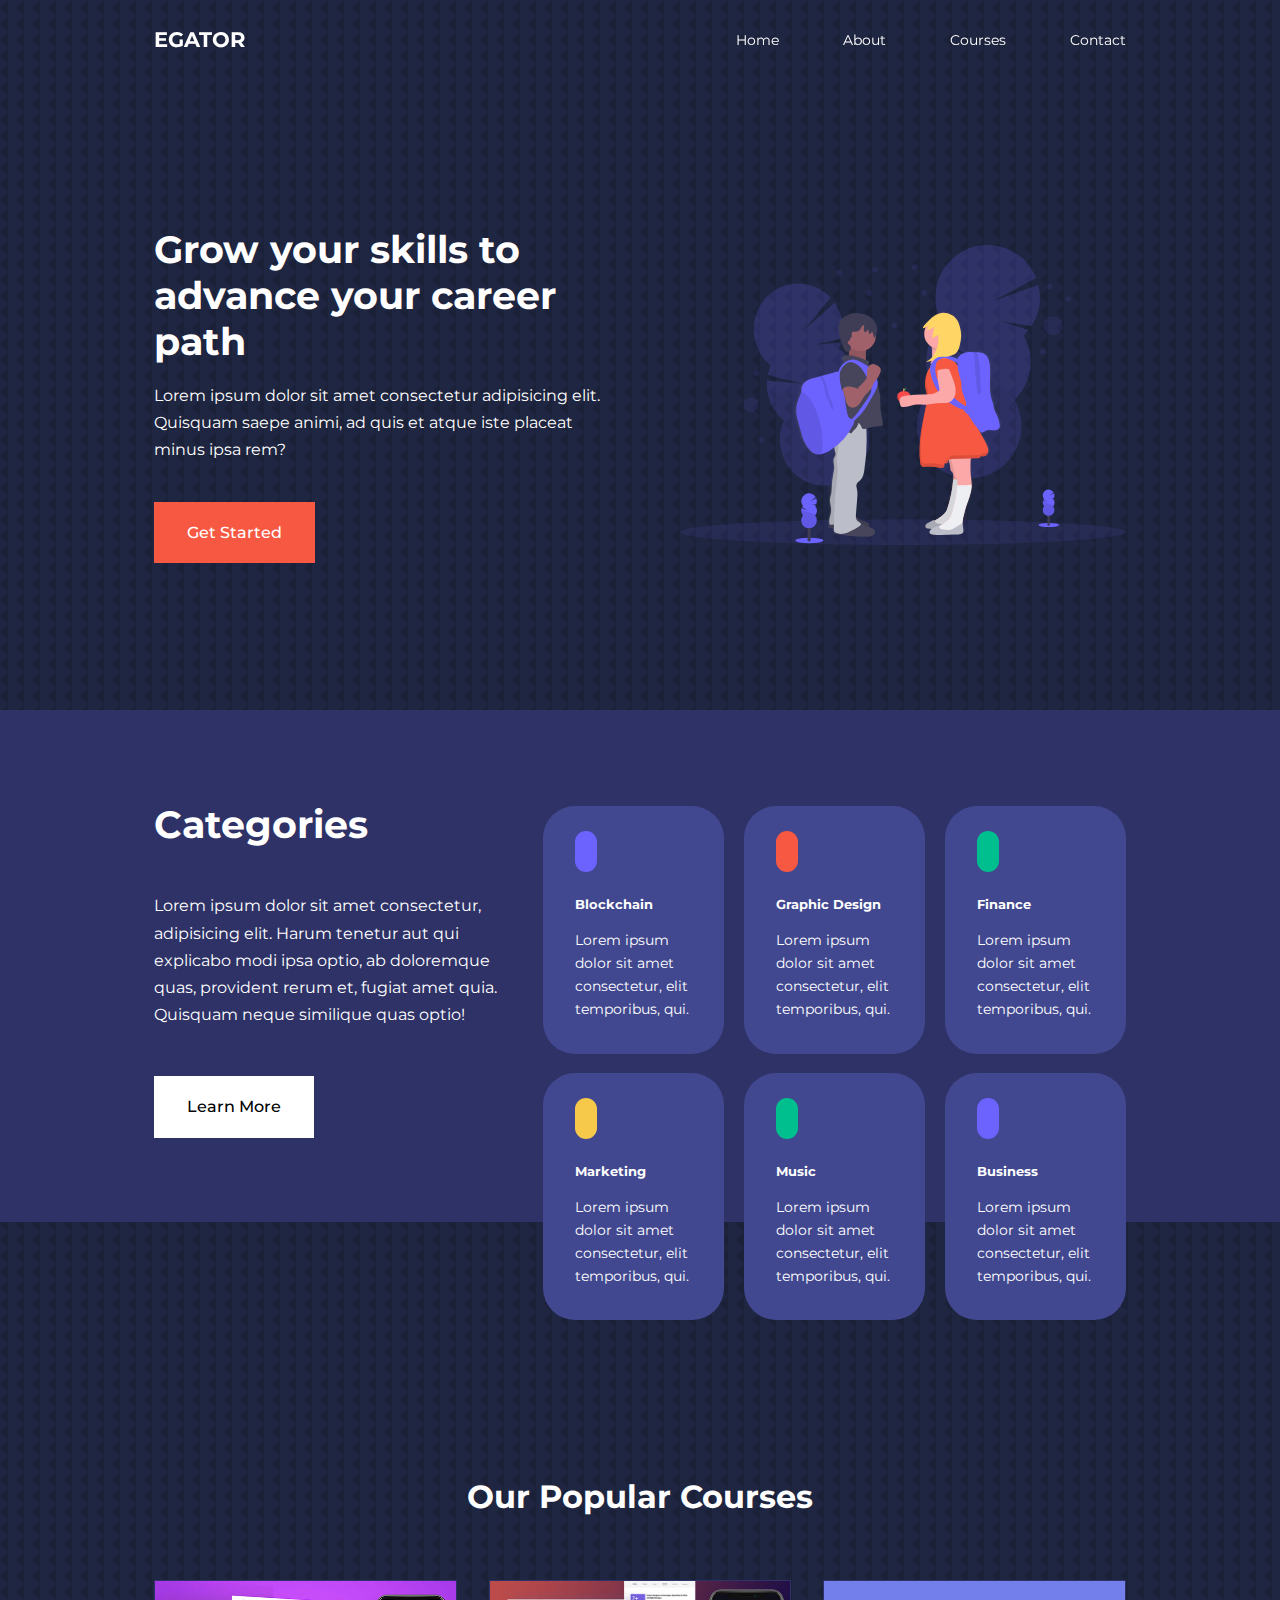
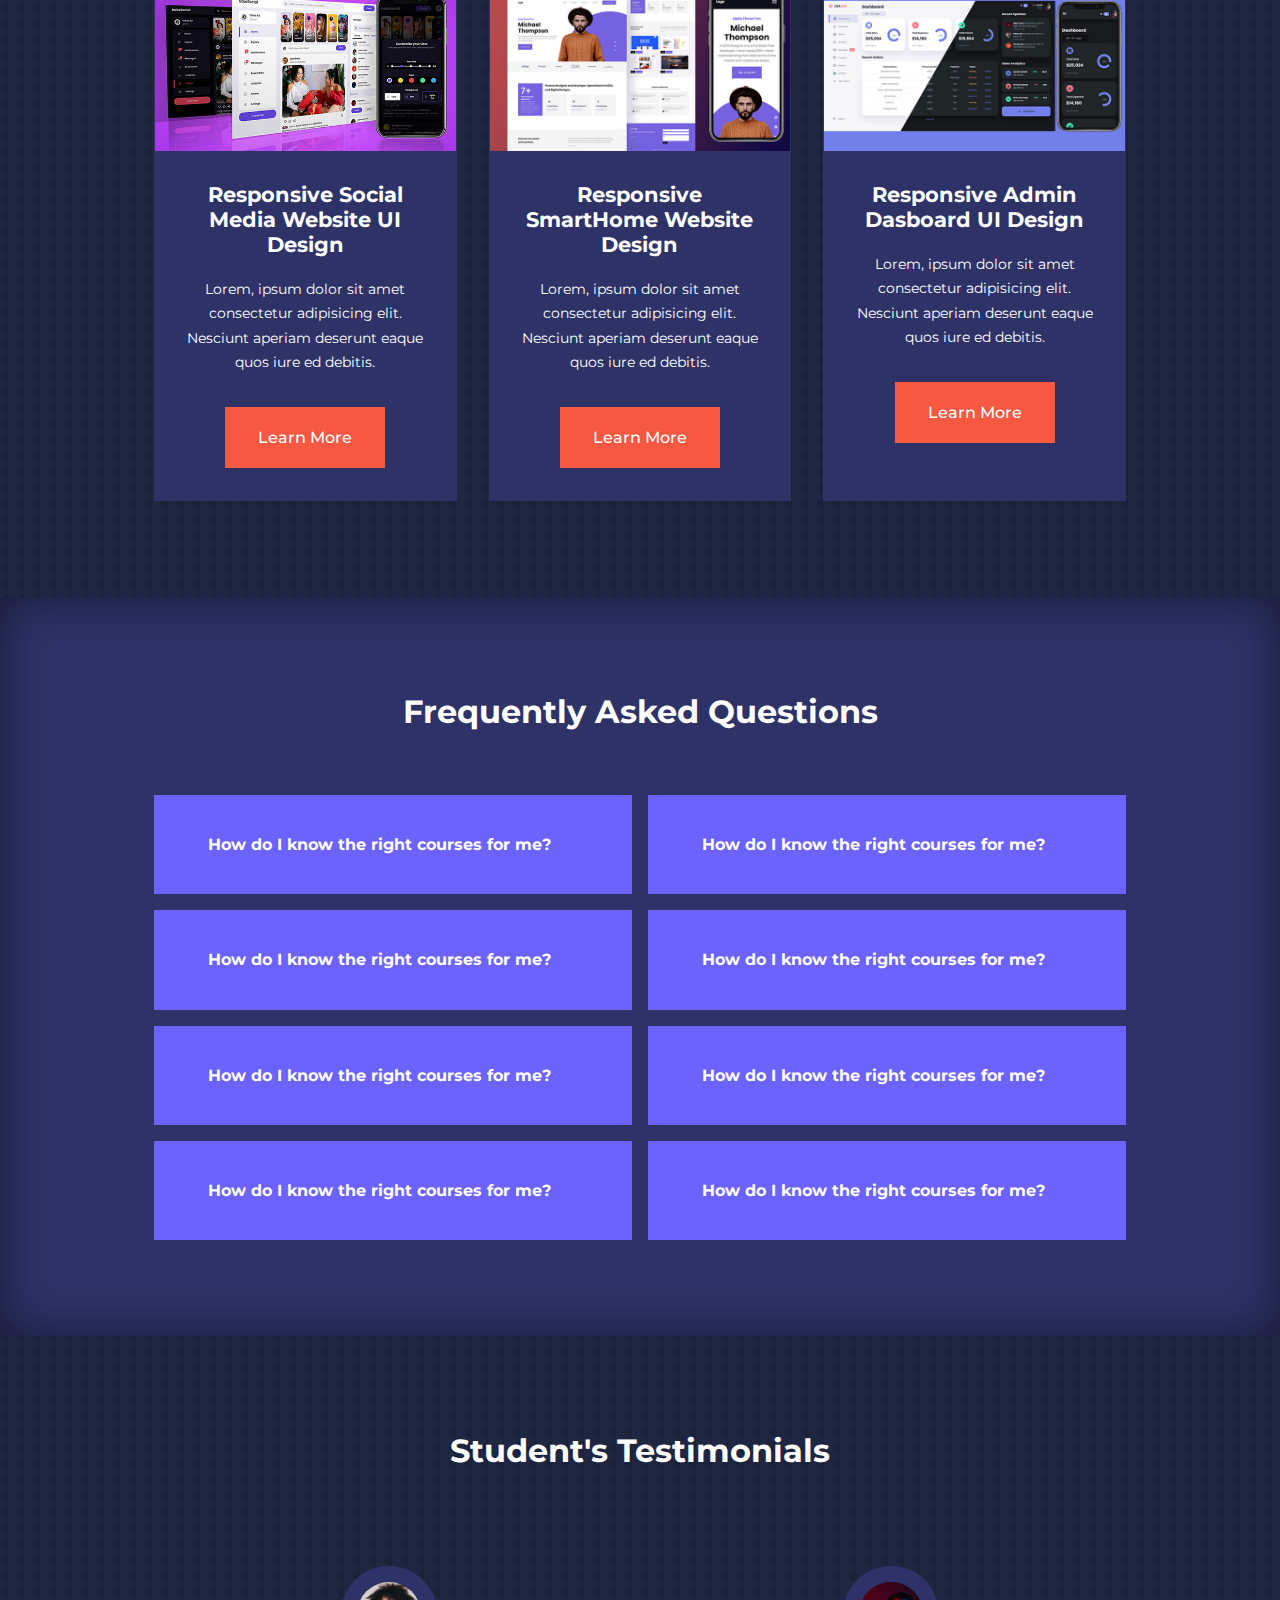
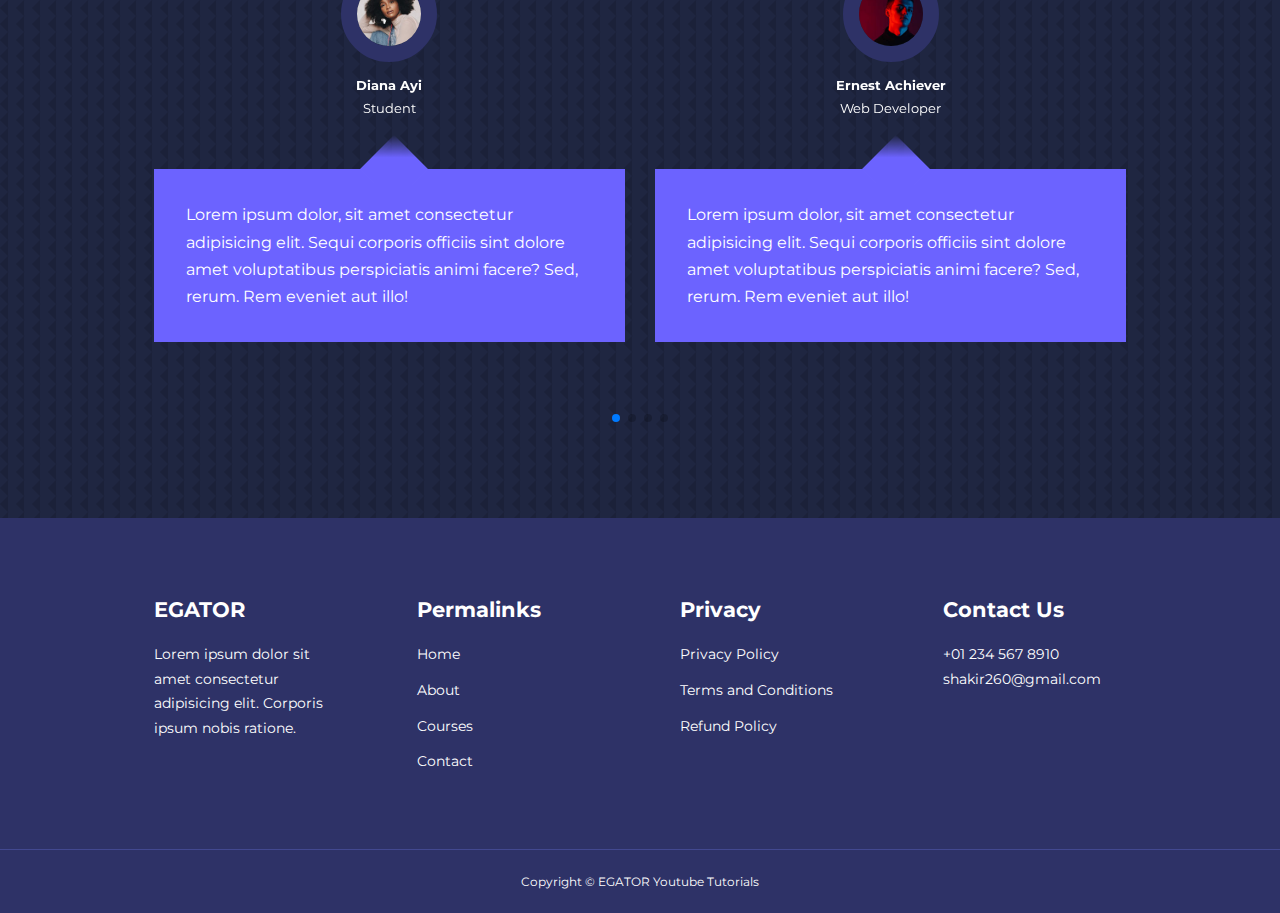
<file: index.html>
<!DOCTYPE html>
<html lang="en">
<head>
    <meta charset="UTF-8">
    <meta name="viewport" content="width=device-width, initial-scale=1.0">
    <title>Education website</title>
    
    <!-- CSS LINK -->
    <link rel="stylesheet" href="css/style.css">

    <!-- ICONSCOUT CDN -->
    <link rel="stylesheet" href="https://unicons.iconscout.com/release/v4.0.8/css/line.css">

    <!-- GOOGLE FONTS LINK -->
    <link rel="preconnect" href="https://fonts.googleapis.com">
    <link rel="preconnect" href="https://fonts.gstatic.com" crossorigin>
    <link href="https://fonts.googleapis.com/css2?family=Montserrat:wght@100..900&display=swap" rel="stylesheet">
    
    <!-- SWIPER CSS LINK --> 
    <link rel="stylesheet" href="https://cdn.jsdelivr.net/npm/swiper@11/swiper-bundle.min.css"/>

    <style>
        body{
            background-image: url(./images/bg-texture.png);
        }
    </style>
</head>
<body>

    <!-- NAVBAR -->
    <nav>
        <div class="container nav__container">
            <a href="index.html"><h4>EGATOR</h4></a>
            <ul class="nav__menu">
                <li><a href="index.html">Home</a></li>
                <li><a href="about.html">About</a></li>
                <li><a href="courses.html">Courses</a></li>
                <li><a href="contact.html">Contact</a></li>
            </ul>
            <button id="open-menu-btn"><i class="uil uil-bars"></i></button>
            <button id="close-menu-btn"><i class="uil uil-multiply"></i></button>
        </div>
    </nav>

    <!-- HEADER -->
    <header>
        <div class="container header__container">
            <div class="header__left">
                <h1>Grow your skills to advance your career path</h1>
                <p>
                    Lorem ipsum dolor sit amet consectetur adipisicing
                    elit. Quisquam saepe animi, ad quis et atque iste
                    placeat minus ipsa rem? 
                </p>
                <a href="courses.html" class="btn btn-primary">Get Started</a>
            </div>

            <div class="header__right">
                <div class="header__right-image">
                    <img src="images/header.svg">
                </div>
            </div>
        </div>
    </header>

    <!-- Categories -->
    <section class="categories">
        <div class="container categories__container">
            <div class="categories__left">
                <h1>Categories</h1>
                <p>
                    Lorem ipsum dolor sit amet consectetur, adipisicing elit. Harum tenetur aut
                    qui explicabo modi ipsa optio, ab doloremque quas, provident rerum et, fugiat amet
                    quia. Quisquam neque similique quas optio!
                </p>
                <a href="#" class="btn">Learn More</a>
            </div>

            <div class="categories__right">
                <article class="category">
                    <span class="category__icon"><i class="uil uil-bitcoin-circle"></i></span>
                    <h5>Blockchain</h5>
                    <p>Lorem ipsum dolor sit amet consectetur, elit temporibus, qui.</p>
                </article>

                <article class="category">
                    <span class="category__icon"><i class="uil uil-palette"></i></span>
                    <h5>Graphic Design</h5>
                    <p>Lorem ipsum dolor sit amet consectetur, elit temporibus, qui.</p>
                </article>

                <article class="category">
                    <span class="category__icon"><i class="uil uil-usd-circle"></i></span>
                    <h5>Finance</h5>
                    <p>Lorem ipsum dolor sit amet consectetur, elit temporibus, qui.</p>
                </article>

                <article class="category">
                    <span class="category__icon"><i class="uil uil-megaphone"></i></span>
                    <h5>Marketing</h5>
                    <p>Lorem ipsum dolor sit amet consectetur, elit temporibus, qui.</p>
                </article>

                <article class="category">
                    <span class="category__icon"><i class="uil uil-music"></i></span>
                    <h5>Music</h5>
                    <p>Lorem ipsum dolor sit amet consectetur, elit temporibus, qui.</p>
                </article>

                <article class="category">
                    <span class="category__icon"><i class="uil uil-puzzle-piece"></i></span>
                    <h5>Business</h5>
                    <p>Lorem ipsum dolor sit amet consectetur, elit temporibus, qui.</p>
                </article>
            </div>
        </div>
    </section>

    <!-- POPULAR COURSES -->
    <section class="courses">
        <h2>Our Popular Courses</h2>
        <div class="container courses__container">
            <article class="course">
                <div class="course__image">
                    <img src="./images/course1.jpg">
                </div>
                <div class="course__info">
                    <h4>Responsive Social Media Website UI Design</h4>
                    <p>
                        Lorem, ipsum dolor sit amet consectetur adipisicing elit. Nesciunt aperiam
                        deserunt eaque quos iure ed debitis.
                    </p>
                    <a href="courses.html" class="btn btn-primary">Learn More</a>
                </div>
            </article>

            <article class="course">
                <div class="course__image">
                    <img src="./images/course2.jpg">
                </div>
                <div class="course__info">
                    <h4>Responsive SmartHome Website Design</h4>
                    <p>
                        Lorem, ipsum dolor sit amet consectetur adipisicing elit. Nesciunt aperiam
                        deserunt eaque quos iure ed debitis.
                    </p>
                    <a href="courses.html" class="btn btn-primary">Learn More</a>
                </div>
            </article>

            <article class="course">
                <div class="course__image">
                    <img src="./images/course3.jpg">
                </div>
                <div class="course__info">
                    <h4>Responsive Admin Dasboard UI Design</h4>
                    <p>
                        Lorem, ipsum dolor sit amet consectetur adipisicing elit. Nesciunt aperiam
                        deserunt eaque quos iure ed debitis.
                    </p>
                    <a href="courses.html" class="btn btn-primary">Learn More</a>
                </div>
            </article>
        </div>
    </section>

    <!-- FAQS -->
    <section class="faqs">
        <h2>Frequently Asked Questions</h2>
        <div class="container faqs__container">
            <article class="faq">
                <div class="faq__icon"><i class="uil uil-plus"></i></div>
                <div class="question__answer">
                    <h4>How do I know the right courses for me?</h4>
                    <p>
                        Lorem ipsum dolor sit amet consectetur adipisicing elit. Velit laudantium quis qui similique quidem at
                        voluptatem ex. Est dolorum minima dolor aut ut, accusantium vitae architecto aliquid nostrum numquam
                        quibusdam.
                    </p>
                </div>
            </article>

            <article class="faq">
                <div class="faq__icon"><i class="uil uil-plus"></i></div>
                <dic class="question__answer">
                    <h4>How do I know the right courses for me?</h4>
                    <p>
                        Lorem ipsum dolor sit amet consectetur adipisicing elit. Velit laudantium quis qui similique quidem at
                        voluptatem ex. Est dolorum minima dolor aut ut, accusantium vitae architecto aliquid nostrum numquam
                        quibusdam.
                    </p>
                </dic>
            </article>

            <article class="faq">
                <div class="faq__icon"><i class="uil uil-plus"></i></div>
                <dic class="question__answer">
                    <h4>How do I know the right courses for me?</h4>
                    <p>
                        Lorem ipsum dolor sit amet consectetur adipisicing elit. Velit laudantium quis qui similique quidem at
                        voluptatem ex. Est dolorum minima dolor aut ut, accusantium vitae architecto aliquid nostrum numquam
                        quibusdam.
                    </p>
                </dic>
            </article>

            <article class="faq">
                <div class="faq__icon"><i class="uil uil-plus"></i></div>
                <dic class="question__answer">
                    <h4>How do I know the right courses for me?</h4>
                    <p>
                        Lorem ipsum dolor sit amet consectetur adipisicing elit. Velit laudantium quis qui similique quidem at
                        voluptatem ex. Est dolorum minima dolor aut ut, accusantium vitae architecto aliquid nostrum numquam
                        quibusdam.
                    </p>
                </dic>
            </article>

            <article class="faq">
                <div class="faq__icon"><i class="uil uil-plus"></i></div>
                <dic class="question__answer">
                    <h4>How do I know the right courses for me?</h4>
                    <p>
                        Lorem ipsum dolor sit amet consectetur adipisicing elit. Velit laudantium quis qui similique quidem at
                        voluptatem ex. Est dolorum minima dolor aut ut, accusantium vitae architecto aliquid nostrum numquam
                        quibusdam.
                    </p>
                </dic>
            </article>

            <article class="faq">
                <div class="faq__icon"><i class="uil uil-plus"></i></div>
                <dic class="question__answer">
                    <h4>How do I know the right courses for me?</h4>
                    <p>
                        Lorem ipsum dolor sit amet consectetur adipisicing elit. Velit laudantium quis qui similique quidem at
                        voluptatem ex. Est dolorum minima dolor aut ut, accusantium vitae architecto aliquid nostrum numquam
                        quibusdam.
                    </p>
                </dic>
            </article>

            <article class="faq">
                <div class="faq__icon"><i class="uil uil-plus"></i></div>
                <dic class="question__answer">
                    <h4>How do I know the right courses for me?</h4>
                    <p>
                        Lorem ipsum dolor sit amet consectetur adipisicing elit. Velit laudantium quis qui similique quidem at
                        voluptatem ex. Est dolorum minima dolor aut ut, accusantium vitae architecto aliquid nostrum numquam
                        quibusdam.
                    </p>
                </dic>
            </article>

            <article class="faq">
                <div class="faq__icon"><i class="uil uil-plus"></i></div>
                <dic class="question__answer">
                    <h4>How do I know the right courses for me?</h4>
                    <p>
                        Lorem ipsum dolor sit amet consectetur adipisicing elit. Velit laudantium quis qui similique quidem at
                        voluptatem ex. Est dolorum minima dolor aut ut, accusantium vitae architecto aliquid nostrum numquam
                        quibusdam.
                    </p>
                </dic>
            </article>
        </div>
    </section>

    <!-- TESTIMONIALS -->
    <section class="container testimonials__container mySwiper">
        <h2>Student's Testimonials</h2>
        <div class="swiper-wrapper">
            <article class="testimonial swiper-slide">
                <div class="avatar">
                    <img src="images/avatar1.jpg">
                </div>
                <div class="testimonial__info">
                    <h5>Diana Ayi</h5>
                    <small>Student</small>
                </div>
                <div class="testimonial__body">
                    <p>
                        Lorem ipsum dolor, sit amet consectetur adipisicing elit. Sequi corporis officiis sint dolore amet
                        voluptatibus perspiciatis animi facere? Sed, rerum. Rem eveniet aut illo!
                    </p>
                </div>
            </article>

            <article class="testimonial swiper-slide">
                <div class="avatar">
                    <img src="./images/avatar2.jpg">
                </div>
                <div class="testimonial__info">
                    <h5>Ernest Achiever</h5>
                    <small>Web Developer</small>
                </div>
                <div class="testimonial__body">
                    <p>
                        Lorem ipsum dolor, sit amet consectetur adipisicing elit. Sequi corporis officiis sint dolore amet
                        voluptatibus perspiciatis animi facere? Sed, rerum. Rem eveniet aut illo!
                    </p>
                </div>
            </article>

            <article class="testimonial swiper-slide">
                <div class="avatar">
                    <img src="./images/avatar3.jpg">
                </div>
                <div class="testimonial__info">
                    <h5>Edem Quist</h5>
                    <small>Student</small>
                </div>
                <div class="testimonial__body">
                    <p>
                        Lorem ipsum dolor, sit amet consectetur adipisicing elit. Sequi corporis officiis sint dolore amet
                        voluptatibus perspiciatis animi facere? Sed, rerum. Rem eveniet aut illo!
                    </p>
                </div>
            </article>

            <article class="testimonial swiper-slide">
                <div class="avatar">
                    <img src="./images/avatar4.jpg">
                </div>
                <div class="testimonial__info">
                    <h5>Hajia Bintu</h5>
                    <small>Student</small>
                </div>
                <div class="testimonial__body">
                    <p>
                        Lorem ipsum dolor, sit amet consectetur adipisicing elit. Sequi corporis officiis sint dolore amet
                        voluptatibus perspiciatis animi facere? Sed, rerum. Rem eveniet aut illo!
                    </p>
                </div>
            </article>

            <article class="testimonial swiper-slide">
                <div class="avatar">
                    <img src="./images/avatar5.jpg">
                </div>
                <div class="testimonial__info">
                    <h5>Jane Doe</h5>
                    <small>Student</small>
                </div>
                <div class="testimonial__body">
                    <p>
                        Lorem ipsum dolor, sit amet consectetur adipisicing elit. Sequi corporis officiis sint dolore amet
                        voluptatibus perspiciatis animi facere? Sed, rerum. Rem eveniet aut illo!
                    </p>
                </div>
            </article>
        </div>
        <div class="swiper-pagination"></div>
    </section>

    <!-- FOOTER -->
    <footer>
        <div class="container footer__container">
            <div class="footer__1">
                <a href="index.html" class="footer__logo"><h4>EGATOR</h4></a>
                <p>
                    Lorem ipsum dolor sit amet consectetur adipisicing elit. Corporis ipsum nobis ratione.
                </p>
            </div>

            <div class="footer__2">
                <h4>Permalinks</h4>
                <ul class="permalinks">
                    <li><a href="index.html">Home</a></li>
                    <li><a href="about.html">About</a></li>
                    <li><a href="courses.html">Courses</a></li>
                    <li><a href="contact.html">Contact</a></li>
                </ul>
            </div>

            <div class="footer__3">
                <h4>Privacy</h4>
                <ul class="permalinks">
                    <li><a href="#">Privacy Policy</a></li>
                    <li><a href="#">Terms and Conditions</a></li>
                    <li><a href="#">Refund Policy</a></li>
                </ul>
            </div>

            <div class="footer__4">
                <h4>Contact Us</h4>
                <div>
                    <p>+01 234 567 8910</p>
                    <p>shakir260@gmail.com</p>
                </div>

                <ul class="footer__socials">
                    <li>
                        <a href="#"><i class="uil uil-facebook-f"></i></a>
                    </li>
                    <li>
                        <a href="#"><i class="uil uil-instagram-alt"></i></a>
                    </li>
                    <li>
                        <a href="#"><i class="uil uil-twitter"></i></a>
                    </li>
                    <li>
                        <a href="#"><i class="uil uil-linkedin-alt"></i></a>
                    </li>
                </ul>
            </div>
        </div>

        <div class="footer__copyright">
            <small>Copyright &copy; EGATOR Youtube Tutorials</small>
        </div>
    </footer>


    <!-- JS LINK -->
    <script src="script.js"></script>

    <!-- SWIPER JS LINK -->
    <script src="https://cdn.jsdelivr.net/npm/swiper@11/swiper-bundle.min.js"></script>
    
    <script>
        var swiper = new Swiper(".mySwiper", {
          slidesPerView: 1,
          spaceBetween: 30,
          pagination: {
          el: ".swiper-pagination",
          clickable: true,
          },
          // when window width is >= 600px
          breakpoints: {
            600: {
                slidesPerView: 2
            }
          }
        });
    </script>
</body>
</html>
</file>
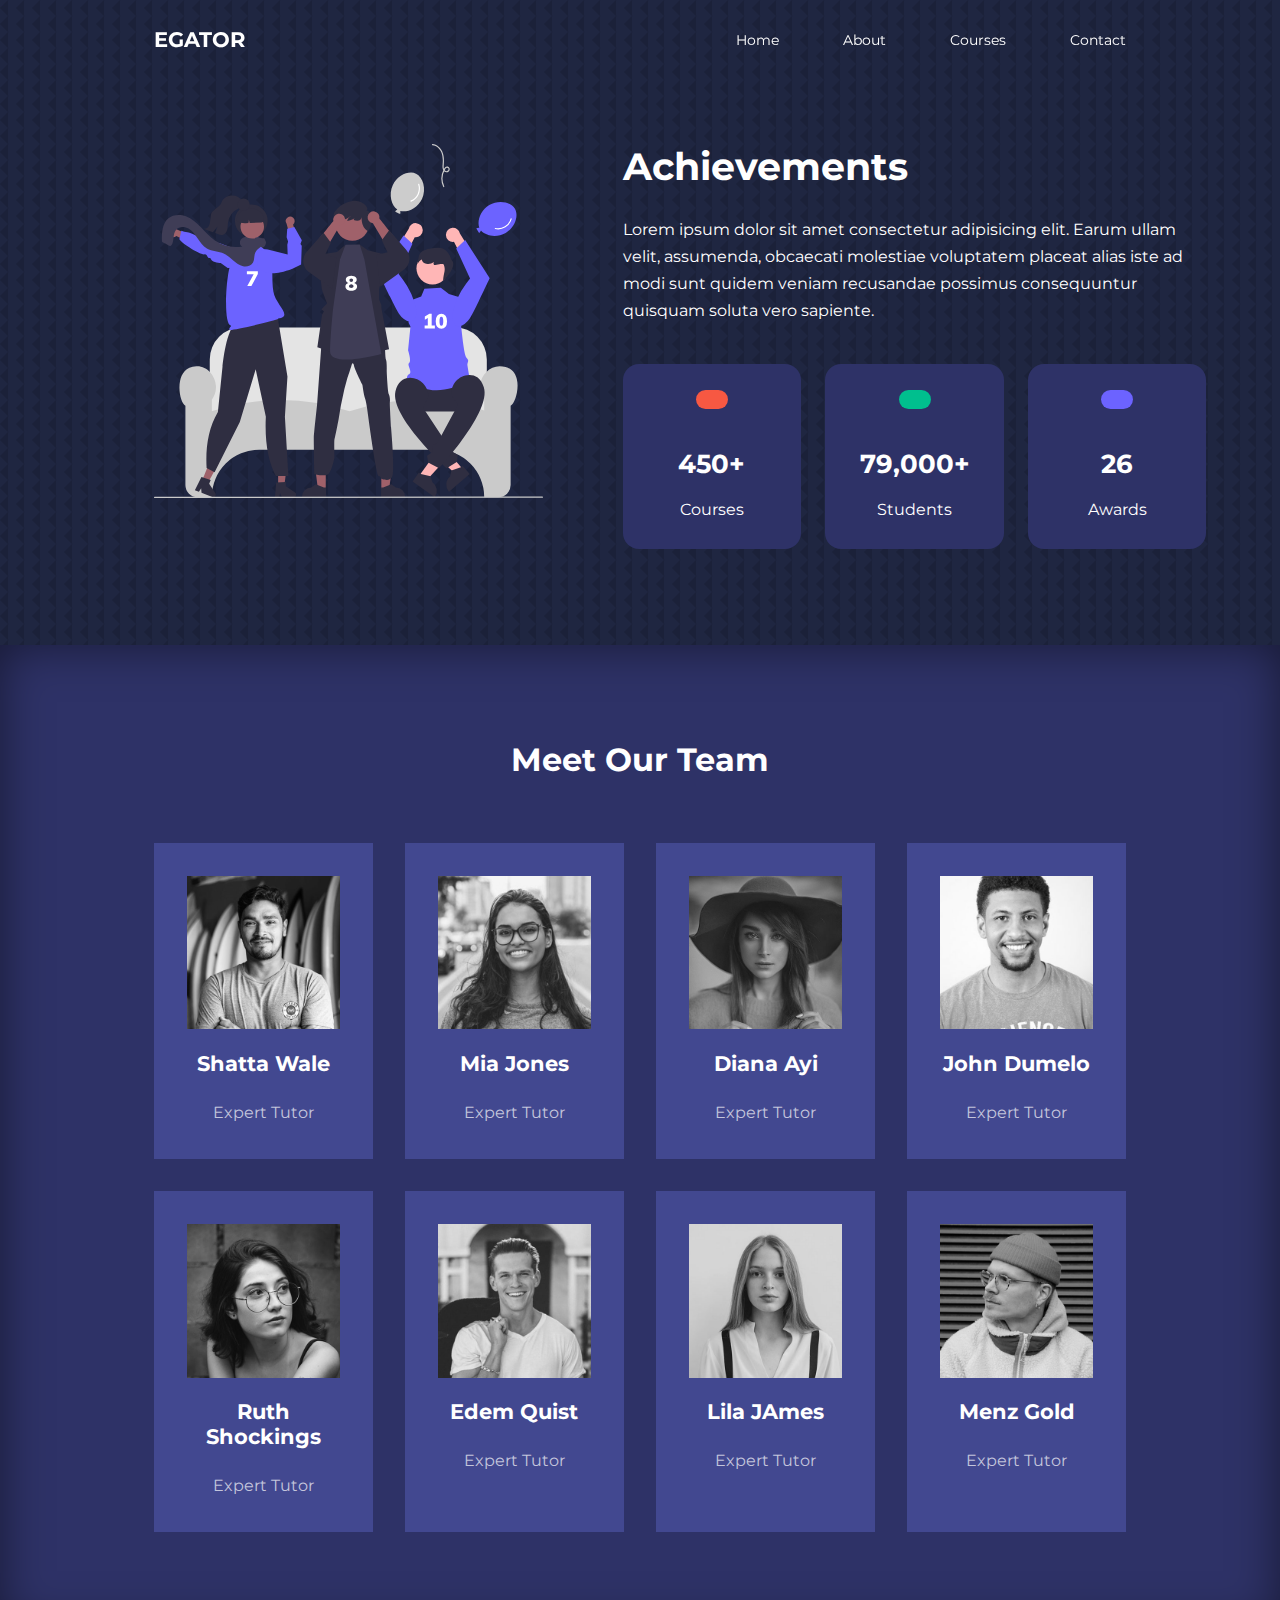
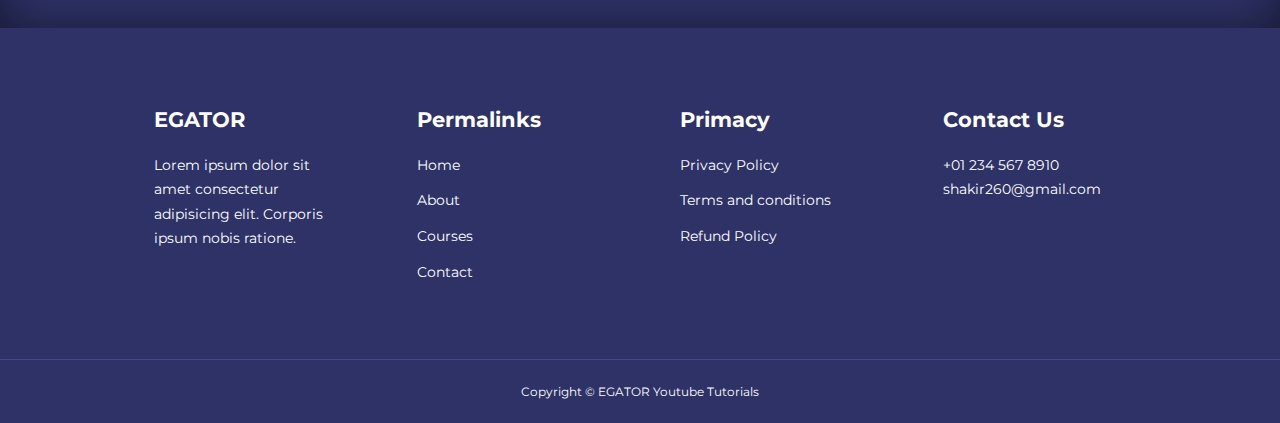
<file: about.html>
<!DOCTYPE html>
<html lang="en">
<head>
    <meta charset="UTF-8">
    <meta name="viewport" content="width=device-width, initial-scale=1.0">
    <title>Education website</title>
    
    <!-- CSS LINK -->
    <link rel="stylesheet" href="css/style.css">
    <link rel="stylesheet" href="css/about.css">

    <!-- ICONSCOUT CDN -->
    <link rel="stylesheet" href="https://unicons.iconscout.com/release/v4.0.8/css/line.css">

    <!-- GOOGLE FONTS LINK -->
    <link rel="preconnect" href="https://fonts.googleapis.com">
    <link rel="preconnect" href="https://fonts.gstatic.com" crossorigin>
    <link href="https://fonts.googleapis.com/css2?family=Montserrat:wght@100..900&display=swap" rel="stylesheet">
    
    <style>
        body{
            background-image: url(./images/bg-texture.png);
        }
    </style>
</head>
<body>

    <!-- NAVBAR -->
    <nav>
        <div class="container nav__container">
            <a href="index.html"><h4>EGATOR</h4></a>
            <ul class="nav__menu">
                <li><a href="index.html">Home</a></li>
                <li><a href="about.html">About</a></li>
                <li><a href="courses.html">Courses</a></li>
                <li><a href="contact.html">Contact</a></li>
            </ul>
            <button id="open-menu-btn"><i class="uil uil-bars"></i></button>
            <button id="close-menu-btn"><i class="uil uil-multiply"></i></button>
        </div>
    </nav>

    <!-- ABOUT ACHIEVEMENTS -->
    <section class="about__achievements">
        <div class="container about__achievements-container">
            <div class="about__achievements-left">
                <img src="images/about achievements.svg">
            </div>

            <div class="about__achievements-right">
                <h1>Achievements</h1>
                <p>
                    Lorem ipsum dolor sit amet consectetur adipisicing
                    elit. Earum ullam velit, assumenda, obcaecati
                    molestiae voluptatem placeat alias iste ad modi sunt
                    quidem veniam recusandae possimus consequuntur
                    quisquam soluta vero sapiente.
                </p>
                <div class="achievements__cards">
                    <article class="achievement__card">
                        <span class="achievement__icon">
                            <i class="uil uil-video"></i>
                        </span>
                        <h3>450+</h3>
                        <p>Courses</p>
                    </article>

                    <article class="achievement__card">
                        <span class="achievement__icon">
                            <i class="uil uil-users-alt"></i>
                        </span>
                        <h3>79,000+</h3>
                        <p>Students</p>
                    </article>

                    <article class="achievement__card">
                        <span class="achievement__icon">
                            <i class="uil uil-trophy"></i>
                        </span>
                        <h3>26</h3>
                        <p>Awards</p>
                    </article>
                </div>
            </div>
        </div>
    </section>

    <!-- TEAM -->
    <section class="team">
        <h2>Meet Our Team</h2>
        <div class="container team__container">
            <article class="team__member">
                <div class="team__member-image">
                    <img src="images/tm1.jpg">
                </div>
                <div class="team__member-info">
                    <h4>Shatta Wale</h4>
                    <p>Expert Tutor</p>
                </div>
                <div class="team__member-socials">
                    <a href="https://instagram.com" target="_blank"><i class="uil uil-instagram"></i></a>
                    <a href="https://twitter.com" target="_blank"><i class="uil uil-twitter-alt"></i></a>
                    <a href="https://linkedin.com" target="_blank"><i class="uil uil-linkedin-alt"></i></a>
                </div>
            </article>

            <article class="team__member">
                <div class="team__member-image">
                    <img src="./images/tm2.jpg">
                </div>
                <div class="team__member-info">
                    <h4>Mia Jones</h4>
                    <p>Expert Tutor</p>
                </div>
                <div class="team__member-socials">
                    <a href="https://instagram.com" target="_blank"><i class="uil uil-instagram"></i></a>
                    <a href="https://twitter.com" target="_blank"><i class="uil uil-twitter-alt"></i></a>
                    <a href="https://linkedin.com" target="_blank"><i class="uil uil-linkedin-alt"></i></a>
                </div>
            </article>

            <article class="team__member">
                <div class="team__member-image">
                    <img src="./images/tm3.jpg">
                </div>
                <div class="team__member-info">
                    <h4>Diana Ayi</h4>
                    <p>Expert Tutor</p>
                </div>
                <div class="team__member-socials">
                    <a href="https://instagram.com" target="_blank"><i class="uil uil-instagram"></i></a>
                    <a href="https://twitter.com" target="_blank"><i class="uil uil-twitter-alt"></i></a>
                    <a href="https://linkedin.com" target="_blank"><i class="uil uil-linkedin-alt"></i></a>
                </div>
            </article>

            <article class="team__member">
                <div class="team__member-image">
                    <img src="./images/tm4.jpg">
                </div>
                <div class="team__member-info">
                    <h4>John Dumelo</h4>
                    <p>Expert Tutor</p>
                </div>
                <div class="team__member-socials">
                    <a href="https://instagram.com" target="_blank"><i class="uil uil-instagram"></i></a>
                    <a href="https://twitter.com" target="_blank"><i class="uil uil-twitter-alt"></i></a>
                    <a href="https://linkedin.com" target="_blank"><i class="uil uil-linkedin-alt"></i></a>
                </div>
            </article>
            
            <article class="team__member">
                <div class="team__member-image">
                    <img src="./images/tm5.jpg">
                </div>
                <div class="team__member-info">
                    <h4>Ruth Shockings</h4>
                    <p>Expert Tutor</p>
                </div>
                <div class="team__member-socials">
                    <a href="https://instagram.com" target="_blank"><i class="uil uil-instagram"></i></a>
                    <a href="https://twitter.com" target="_blank"><i class="uil uil-twitter-alt"></i></a>
                    <a href="https://linkedin.com" target="_blank"><i class="uil uil-linkedin-alt"></i></a>
                </div>
            </article>

            <article class="team__member">
                <div class="team__member-image">
                    <img src="./images/tm6.jpg">
                </div>
                <div class="team__member-info">
                    <h4>Edem Quist</h4>
                    <p>Expert Tutor</p>
                </div>
                <div class="team__member-socials">
                    <a href="https://instagram.com" target="_blank"><i class="uil uil-instagram"></i></a>
                    <a href="https://twitter.com" target="_blank"><i class="uil uil-twitter-alt"></i></a>
                    <a href="https://linkedin.com" target="_blank"><i class="uil uil-linkedin-alt"></i></a>
                </div>
            </article>

            <article class="team__member">
                <div class="team__member-image">
                    <img src="./images/tm7.jpg">
                </div>
                <div class="team__member-info">
                    <h4>Lila JAmes</h4>
                    <p>Expert Tutor</p>
                </div>
                <div class="team__member-socials">
                    <a href="https://instagram.com" target="_blank"><i class="uil uil-instagram"></i></a>
                    <a href="https://twitter.com" target="_blank"><i class="uil uil-twitter-alt"></i></a>
                    <a href="https://linkedin.com" target="_blank"><i class="uil uil-linkedin-alt"></i></a>
                </div>
            </article>

            <article class="team__member">
                <div class="team__member-image">
                    <img src="./images/tm8.jpg">
                </div>
                <div class="team__member-info">
                    <h4>Menz Gold</h4>
                    <p>Expert Tutor</p>
                </div>
                <div class="team__member-socials">
                    <a href="https://instagram.com" target="_blank"><i class="uil uil-instagram"></i></a>
                    <a href="https://twitter.com" target="_blank"><i class="uil uil-twitter-alt"></i></a>
                    <a href="https://linkedin.com" target="_blank"><i class="uil uil-linkedin-alt"></i></a>
                </div>
            </article>
        </div>
    </section>
    
    <!-- FOOTER -->
    <footer>
        <div class="container footer__container">
            <div class="footer__1">
                <a href="index.html" class="footer__logo"><h4>EGATOR</h4></a>
                <p>
                    Lorem ipsum dolor sit amet consectetur adipisicing elit. Corporis ipsum nobis ratione.
                </p>
            </div>
    
            <div class="footer__2">
                <h4>Permalinks</h4>
                <ul class="permalinks">
                    <li><a href="index.html">Home</a></li>
                    <li><a href="about.html">About</a></li>
                    <li><a href="courses.html">Courses</a></li>
                    <li><a href="contact.html">Contact</a></li>
                </ul>
            </div>
    
            <div class="footer__3">
                <h4>Primacy</h4>
                <ul class="privacy">
                    <li><a href="#">Privacy Policy</a></li>
                    <li><a href="#">Terms and conditions</a></li>
                    <li><a href="#">Refund Policy</a></li>
                </ul>
            </div>
    
            <div class="footer__4">
                <h4>Contact Us</h4>
                <div>
                    <p>+01 234 567 8910</p>
                    <p>shakir260@gmail.com</p>
                </div>
    
                <ul class="footer__socials">
                    <li>
                        <a href="#"><i class="uil uil-facebook-f"></i></a>
                    </li>
                    <li>
                        <a href="#"><i class="uil uil-instagram-alt"></i></a>
                    </li>
                    <li>
                        <a href="#"><i class="uil uil-twitter"></i></a>
                    </li>
                    <li>
                        <a href="#"><i class="uil uil-linkedin-alt"></i></a>
                    </li>
                </ul>
            </div>
        </div>
        <div class="footer__copyright">
            <small>Copyright &copy; EGATOR Youtube Tutorials</small>
        </div>
    </footer>
    
    
    <!-- JS LINK -->
    <script src="script.js"></script>

</body>
</html>
</file>
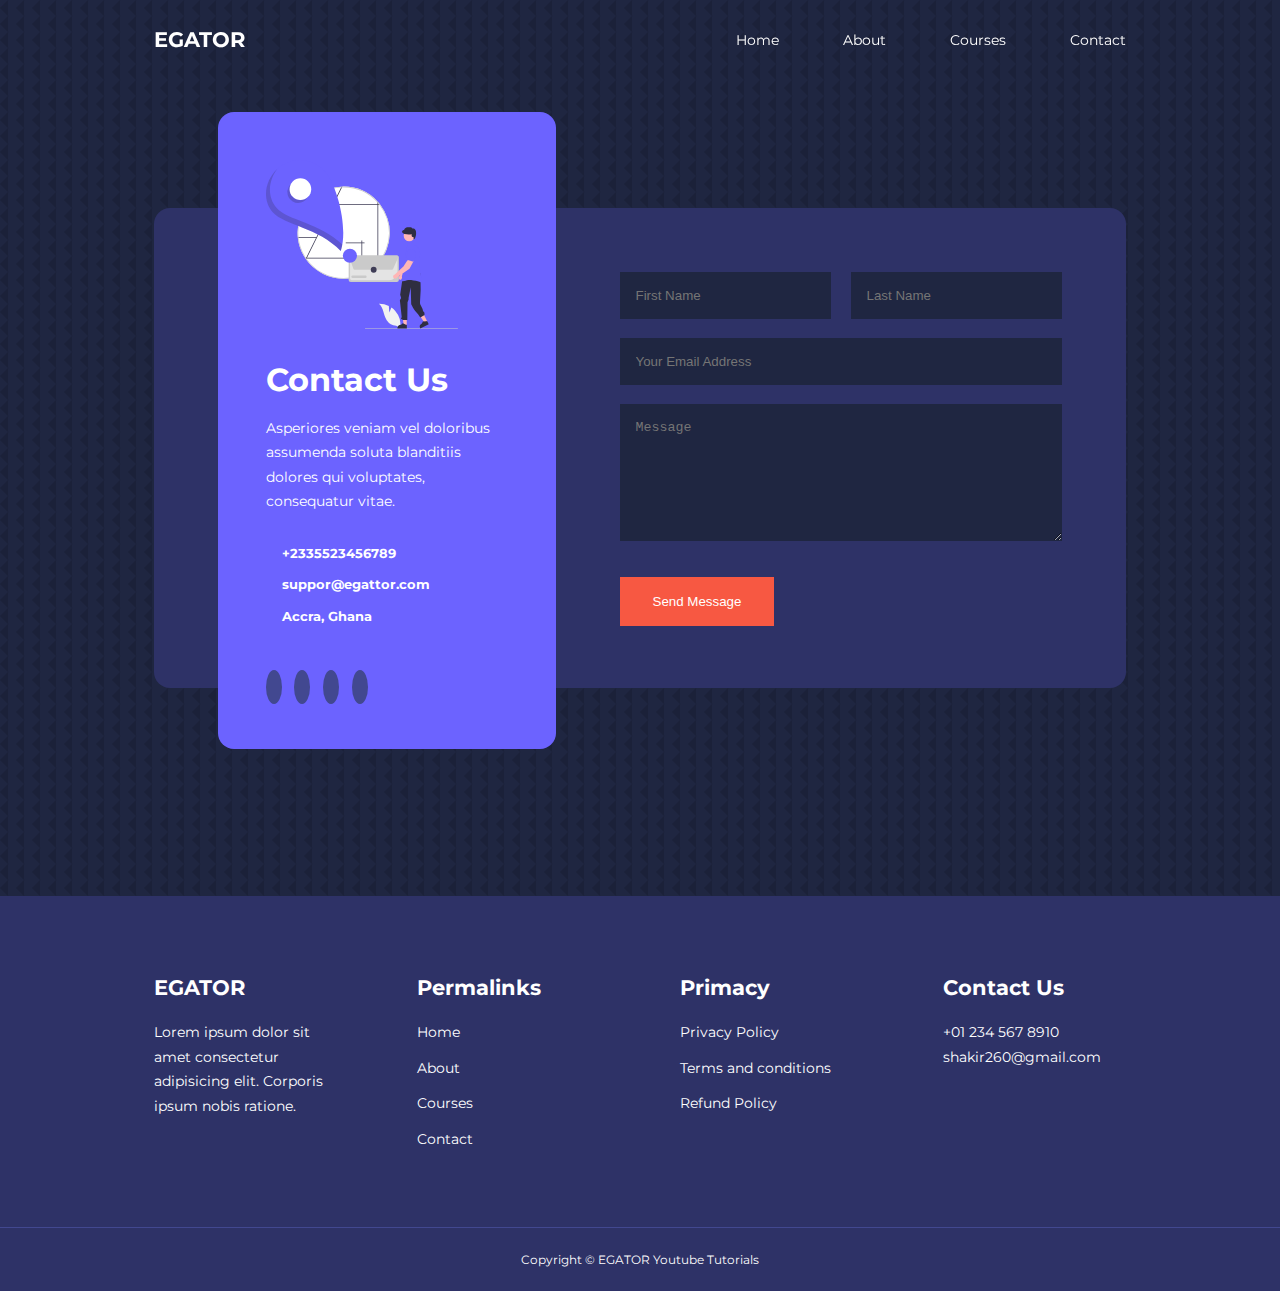
<file: contact.html>
<!DOCTYPE html>
<html lang="en">
<head>
    <meta charset="UTF-8">
    <meta name="viewport" content="width=device-width, initial-scale=1.0">
    <title>Education website</title>
    
    <!-- CSS LINK -->
    <link rel="stylesheet" href="css/style.css">
    <link rel="stylesheet" href="css/contact.css">

    <!-- ICONSCOUT CDN -->
    <link rel="stylesheet" href="https://unicons.iconscout.com/release/v4.0.8/css/line.css">

    <!-- GOOGLE FONTS LINK -->
    <link rel="preconnect" href="https://fonts.googleapis.com">
    <link rel="preconnect" href="https://fonts.gstatic.com" crossorigin>
    <link href="https://fonts.googleapis.com/css2?family=Montserrat:wght@100..900&display=swap" rel="stylesheet">

    <!-- SWIPER JS LINK --> 
    <link rel="stylesheet" href="https://cdn.jsdelivr.net/npm/swiper@11/swiper-bundle.min.css"/>

    <style>
        body{
            background-image: url(./images/bg-texture.png);
        }
    </style>
</head>
<body>

    
    <!-- NAVBAR -->
    <nav>
        <div class="container nav__container">
            <a href="index.html"><h4>EGATOR</h4></a>
            <ul class="nav__menu">
                <li><a href="index.html">Home</a></li>
                <li><a href="about.html">About</a></li>
                <li><a href="courses.html">Courses</a></li>
                <li><a href="contact.html">Contact</a></li>
            </ul>
            <button id="open-menu-btn"><i class="uil uil-bars"></i></button>
            <button id="close-menu-btn"><i class="uil uil-multiply"></i></button>
        </div>
    </nav>

    <!-- CONTACT -->
    <section class="contact">
        <div class="container contact__container">
            <aside class="contact__aside">
                <div class="aside__image">
                    <img src="./images/contact.svg">
                </div>
                <h2>Contact Us</h2>
                <p>
                    Asperiores veniam vel doloribus assumenda soluta
                    blanditiis dolores qui voluptates, consequatur vitae.
                </p>
                <ul class="contact__details">
                    <li>
                        <i class="uil uil-phone times"></i>
                        <h5>+2335523456789</h5>
                    </li>
                    <li>
                        <i class="uil uil-envelope"></i>
                        <h5>suppor@egattor.com</h5>
                    </li>
                    <li>
                        <i class="uil uil-location-point"></i>
                        <h5>Accra, Ghana</h5>
                    </li>
                </ul>

                <ul class="contact__socials">
                    <li><a href="https://facebook.com"><i class="uil uil-facebook-f"></i></a></li>
                    <li><a href="https://instagram.com"><i class="uil uil-instagram"></i></a></li>
                    <li><a href="https://twitter.com"><i class="uil uil-twitter"></i></a></li>
                    <li><a href="https://linkedin.com"><i class="uil uil-linkedin-alt"></i></a></li>
                </ul>
            </aside>

            <form action="https://formspree.io/f/xeqnevgj" method="POST" class="contact__form">
                <div class="form__name">
                    <input type="text" name="First Name" placeholder="First Name" required>
                    <input type="text" name="Last Name" placeholder="Last Name" required>
                </div>
                <input type="email" name="Email Address" placeholder="Your Email Address" required>
                <textarea name="Message" rows="7" placeholder="Message" required></textarea>
                <button type="submit" class="btn btn-primary">Send Message</button>
            </form>
        </div>
    </section>
    
    <!-- FOOTER -->
    <footer>
        <div class="container footer__container">
            <div class="footer__1">
                <a href="index.html" class="footer__logo"><h4>EGATOR</h4></a>
                <p>
                    Lorem ipsum dolor sit amet consectetur adipisicing elit. Corporis ipsum nobis ratione.
                </p>
            </div>
    
            <div class="footer__2">
                <h4>Permalinks</h4>
                <ul class="permalinks">
                    <li><a href="index.html">Home</a></li>
                    <li><a href="about.html">About</a></li>
                    <li><a href="courses.html">Courses</a></li>
                    <li><a href="contact.html">Contact</a></li>
                </ul>
            </div>
    
            <div class="footer__3">
                <h4>Primacy</h4>
                <ul class="privacy">
                    <li><a href="#">Privacy Policy</a></li>
                    <li><a href="#">Terms and conditions</a></li>
                    <li><a href="#">Refund Policy</a></li>
                </ul>
            </div>
    
            <div class="footer__4">
                <h4>Contact Us</h4>
                <div>
                    <p>+01 234 567 8910</p>
                    <p>shakir260@gmail.com</p>
                </div>
    
                <ul class="footer__socials">
                    <li>
                        <a href="#"><i class="uil uil-facebook-f"></i></a>
                    </li>
                    <li>
                        <a href="#"><i class="uil uil-instagram-alt"></i></a>
                    </li>
                    <li>
                        <a href="#"><i class="uil uil-twitter"></i></a>
                    </li>
                    <li>
                        <a href="#"><i class="uil uil-linkedin-alt"></i></a>
                    </li>
                </ul>
            </div>
        </div>
        <div class="footer__copyright">
            <small>Copyright &copy; EGATOR Youtube Tutorials</small>
        </div>
    </footer>
    
    
    <!-- JS LINK -->
    <script src="script.js"></script>

</body>
</html>
</file>
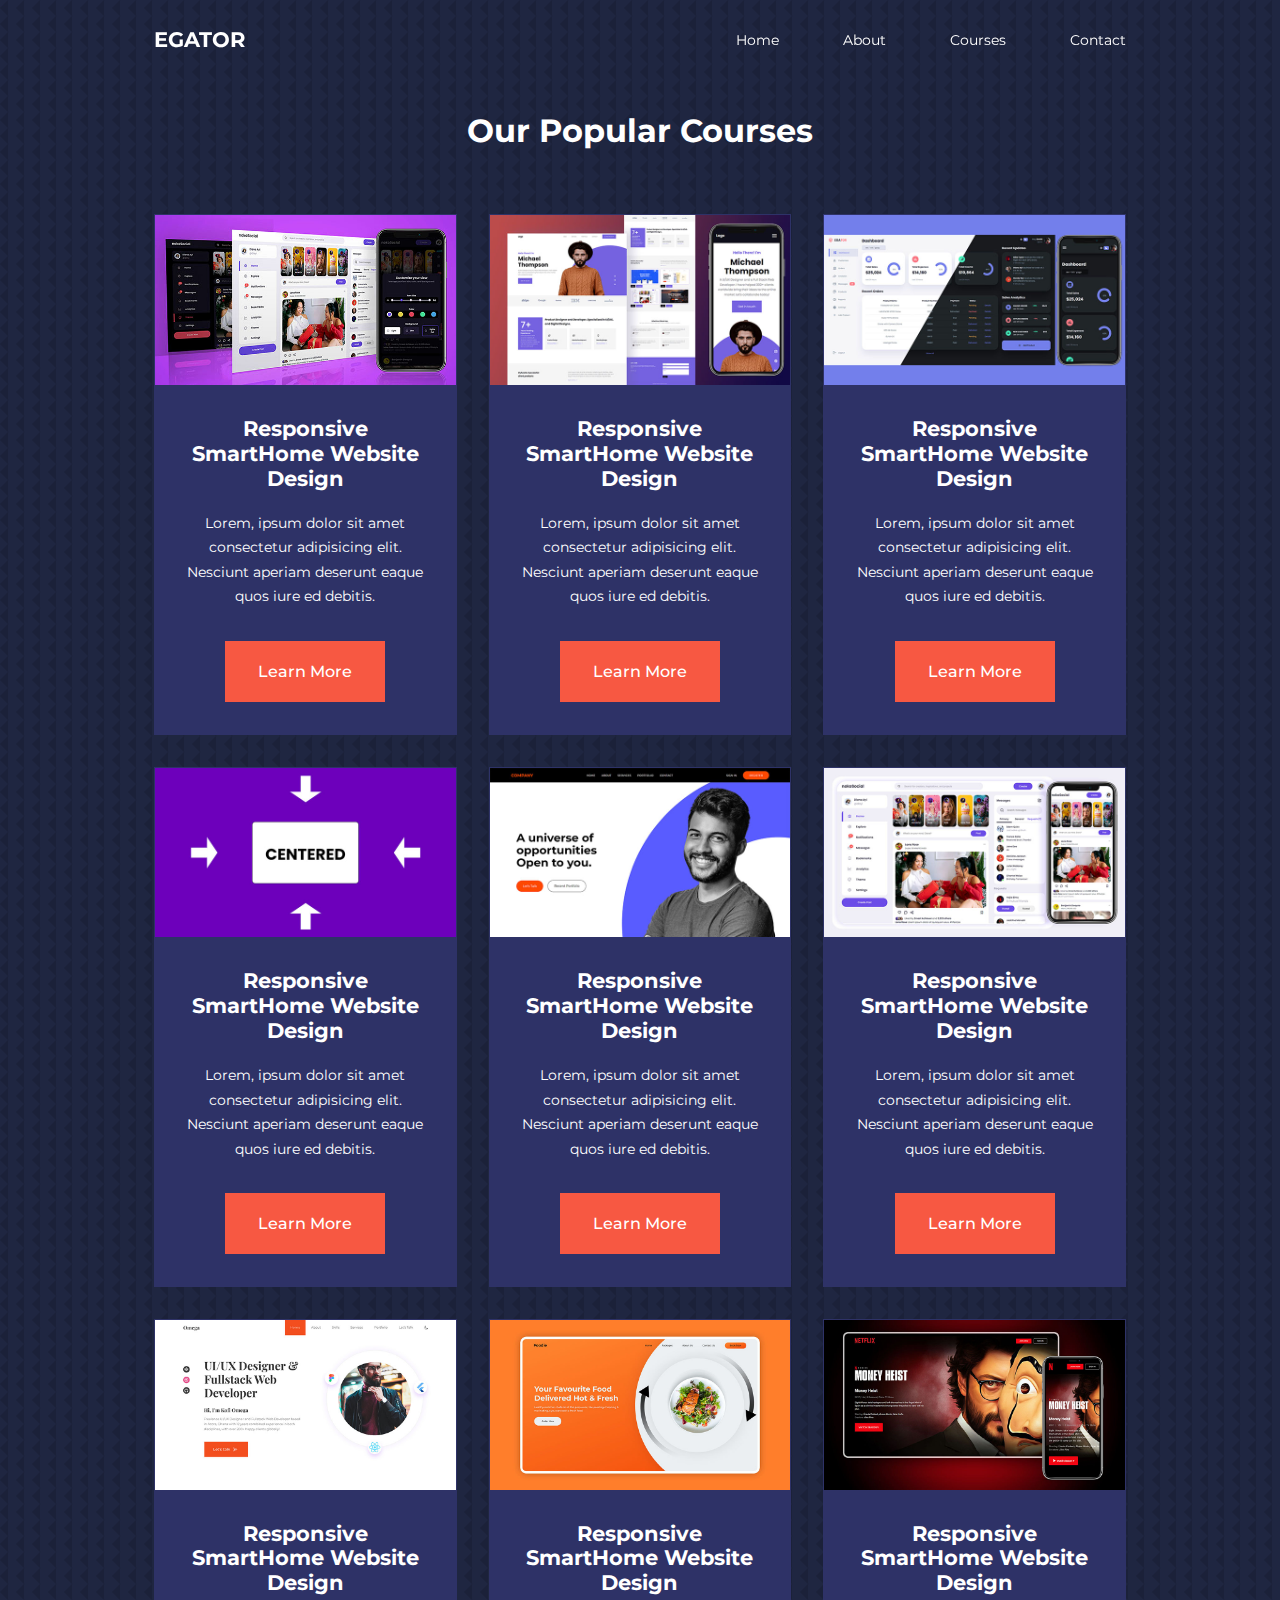
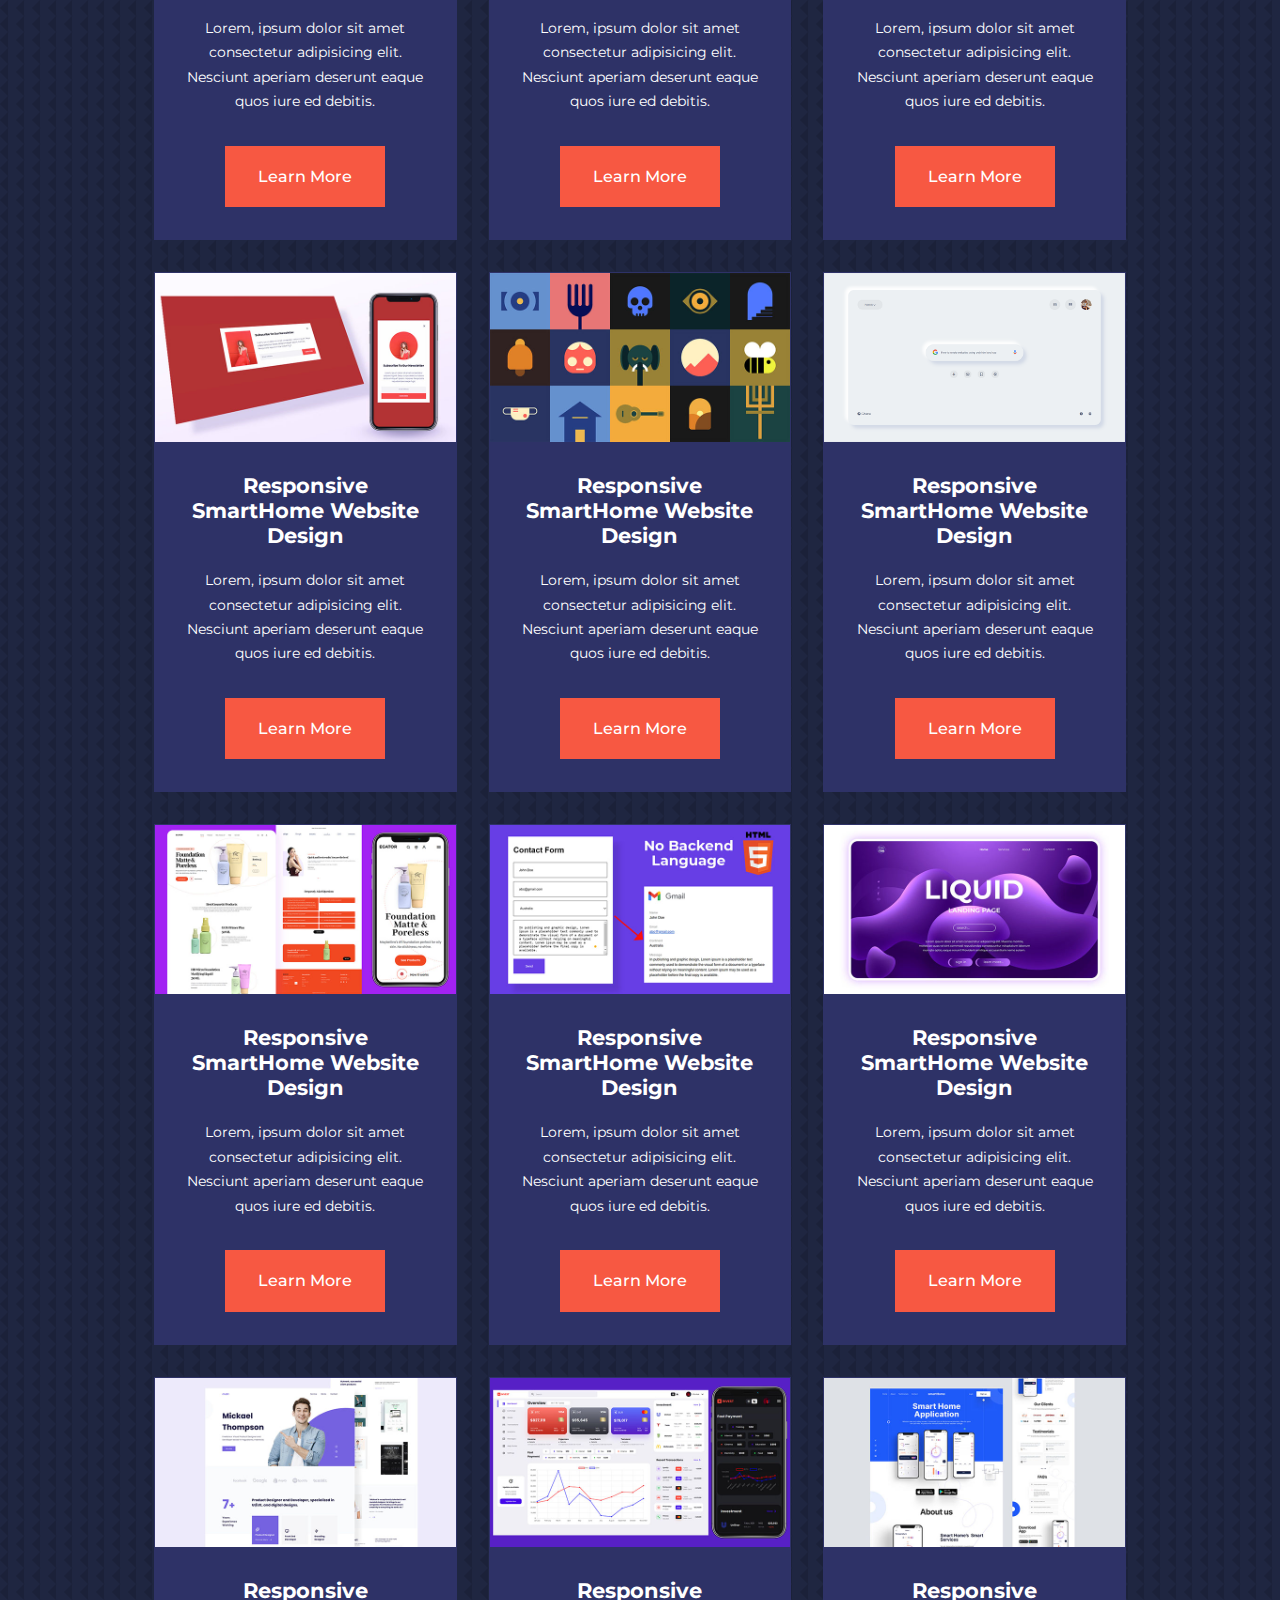
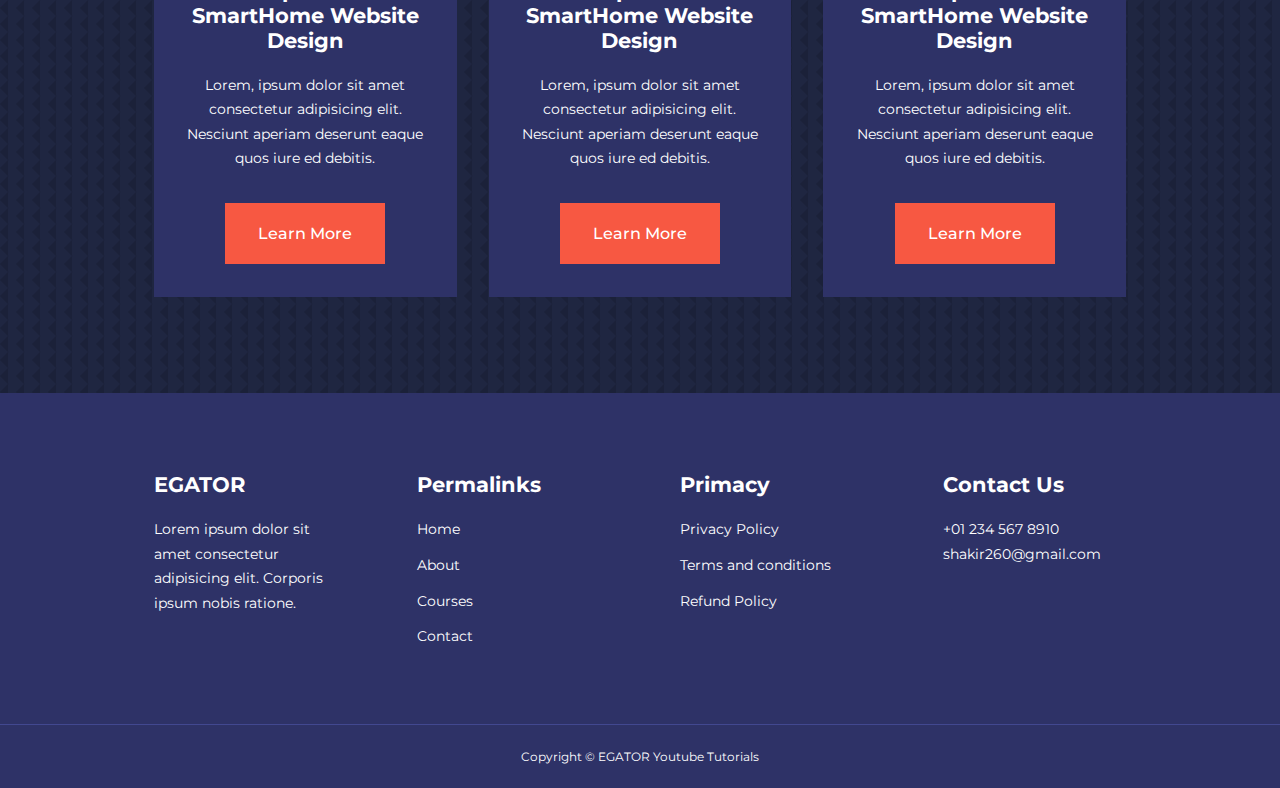
<file: courses.html>
<!DOCTYPE html>
<html lang="en">
<head>
    <meta charset="UTF-8">
    <meta name="viewport" content="width=device-width, initial-scale=1.0">
    <title>Education website</title>
    
    <!-- CSS LINK -->
    <link rel="stylesheet" href="css/style.css">
    <link rel="stylesheet" href="css/courses.css">

    <!-- ICONSCOUT CDN -->
    <link rel="stylesheet" href="https://unicons.iconscout.com/release/v4.0.8/css/line.css">

    <!-- GOOGLE FONTS LINK -->
    <link rel="preconnect" href="https://fonts.googleapis.com">
    <link rel="preconnect" href="https://fonts.gstatic.com" crossorigin>
    <link href="https://fonts.googleapis.com/css2?family=Montserrat:wght@100..900&display=swap" rel="stylesheet">
    
    <!-- SWIPER CSS LINK --> 
    <link rel="stylesheet" href="https://cdn.jsdelivr.net/npm/swiper@11/swiper-bundle.min.css"/>
    
    <style>
        body{
            background-image: url(./images/bg-texture.png);
        }
    </style>
</head>
<body>

    
    <!-- NAVBAR -->
    <nav>
        <div class="container nav__container">
            <a href="index.html"><h4>EGATOR</h4></a>
            <ul class="nav__menu">
                <li><a href="index.html">Home</a></li>
                <li><a href="about.html">About</a></li>
                <li><a href="courses.html">Courses</a></li>
                <li><a href="contact.html">Contact</a></li>
            </ul>
            <button id="open-menu-btn"><i class="uil uil-bars"></i></button>
            <button id="close-menu-btn"><i class="uil uil-multiply"></i></button>
        </div>
    </nav>

    <!-- POPULAR COURSES -->
    <section class="courses">
        <h2>Our Popular Courses</h2>
        <div class="container courses__container">
            <article class="course">
                <div class="course__image">
                    <img src="./images/course1.jpg">
                </div>
                <div class="course__info">
                    <h4>Responsive SmartHome Website Design</h4>
                    <p>
                        Lorem, ipsum dolor sit amet consectetur adipisicing elit. Nesciunt aperiam
                        deserunt eaque quos iure ed debitis.
                    </p>
                    <a href="courses.html" class="btn btn-primary">Learn More</a>
                </div>
            </article>

            <article class="course">
                <div class="course__image">
                    <img src="./images/course2.jpg">
                </div>
                <div class="course__info">
                    <h4>Responsive SmartHome Website Design</h4>
                    <p>
                        Lorem, ipsum dolor sit amet consectetur adipisicing elit. Nesciunt aperiam
                        deserunt eaque quos iure ed debitis.
                    </p>
                    <a href="courses.html" class="btn btn-primary">Learn More</a>
                </div>
            </article>

            <article class="course">
                <div class="course__image">
                    <img src="./images/course3.jpg">
                </div>
                <div class="course__info">
                    <h4>Responsive SmartHome Website Design</h4>
                    <p>
                        Lorem, ipsum dolor sit amet consectetur adipisicing elit. Nesciunt aperiam
                        deserunt eaque quos iure ed debitis.
                    </p>
                    <a href="courses.html" class="btn btn-primary">Learn More</a>
                </div>
            </article>

            <article class="course">
                <div class="course__image">
                    <img src="./images/course4.jpg">
                </div>
                <div class="course__info">
                    <h4>Responsive SmartHome Website Design</h4>
                    <p>
                        Lorem, ipsum dolor sit amet consectetur adipisicing elit. Nesciunt aperiam
                        deserunt eaque quos iure ed debitis.
                    </p>
                    <a href="courses.html" class="btn btn-primary">Learn More</a>
                </div>
            </article>

            <article class="course">
                <div class="course__image">
                    <img src="./images/course5.jpg">
                </div>
                <div class="course__info">
                    <h4>Responsive SmartHome Website Design</h4>
                    <p>
                        Lorem, ipsum dolor sit amet consectetur adipisicing elit. Nesciunt aperiam
                        deserunt eaque quos iure ed debitis.
                    </p>
                    <a href="courses.html" class="btn btn-primary">Learn More</a>
                </div>
            </article>

            <article class="course">
                <div class="course__image">
                    <img src="./images/course6.jpg">
                </div>
                <div class="course__info">
                    <h4>Responsive SmartHome Website Design</h4>
                    <p>
                        Lorem, ipsum dolor sit amet consectetur adipisicing elit. Nesciunt aperiam
                        deserunt eaque quos iure ed debitis.
                    </p>
                    <a href="courses.html" class="btn btn-primary">Learn More</a>
                </div>
            </article>

            <article class="course">
                <div class="course__image">
                    <img src="./images/course7.jpg">
                </div>
                <div class="course__info">
                    <h4>Responsive SmartHome Website Design</h4>
                    <p>
                        Lorem, ipsum dolor sit amet consectetur adipisicing elit. Nesciunt aperiam
                        deserunt eaque quos iure ed debitis.
                    </p>
                    <a href="courses.html" class="btn btn-primary">Learn More</a>
                </div>
            </article>

            <article class="course">
                <div class="course__image">
                    <img src="./images/course8.jpg">
                </div>
                <div class="course__info">
                    <h4>Responsive SmartHome Website Design</h4>
                    <p>
                        Lorem, ipsum dolor sit amet consectetur adipisicing elit. Nesciunt aperiam
                        deserunt eaque quos iure ed debitis.
                    </p>
                    <a href="courses.html" class="btn btn-primary">Learn More</a>
                </div>
            </article>

            <article class="course">
                <div class="course__image">
                    <img src="./images/course9.jpg">
                </div>
                <div class="course__info">
                    <h4>Responsive SmartHome Website Design</h4>
                    <p>
                        Lorem, ipsum dolor sit amet consectetur adipisicing elit. Nesciunt aperiam
                        deserunt eaque quos iure ed debitis.
                    </p>
                    <a href="courses.html" class="btn btn-primary">Learn More</a>
                </div>
            </article>

            <article class="course">
                <div class="course__image">
                    <img src="./images/course10.jpg">
                </div>
                <div class="course__info">
                    <h4>Responsive SmartHome Website Design</h4>
                    <p>
                        Lorem, ipsum dolor sit amet consectetur adipisicing elit. Nesciunt aperiam
                        deserunt eaque quos iure ed debitis.
                    </p>
                    <a href="courses.html" class="btn btn-primary">Learn More</a>
                </div>
            </article>

            <article class="course">
                <div class="course__image">
                    <img src="./images/course11.jpg">
                </div>
                <div class="course__info">
                    <h4>Responsive SmartHome Website Design</h4>
                    <p>
                        Lorem, ipsum dolor sit amet consectetur adipisicing elit. Nesciunt aperiam
                        deserunt eaque quos iure ed debitis.
                    </p>
                    <a href="courses.html" class="btn btn-primary">Learn More</a>
                </div>
            </article>

            <article class="course">
                <div class="course__image">
                    <img src="./images/course12.jpg">
                </div>
                <div class="course__info">
                    <h4>Responsive SmartHome Website Design</h4>
                    <p>
                        Lorem, ipsum dolor sit amet consectetur adipisicing elit. Nesciunt aperiam
                        deserunt eaque quos iure ed debitis.
                    </p>
                    <a href="courses.html" class="btn btn-primary">Learn More</a>
                </div>
            </article>

            <article class="course">
                <div class="course__image">
                    <img src="./images/course13.jpg">
                </div>
                <div class="course__info">
                    <h4>Responsive SmartHome Website Design</h4>
                    <p>
                        Lorem, ipsum dolor sit amet consectetur adipisicing elit. Nesciunt aperiam
                        deserunt eaque quos iure ed debitis.
                    </p>
                    <a href="courses.html" class="btn btn-primary">Learn More</a>
                </div>
            </article>

            <article class="course">
                <div class="course__image">
                    <img src="./images/course14.jpg">
                </div>
                <div class="course__info">
                    <h4>Responsive SmartHome Website Design</h4>
                    <p>
                        Lorem, ipsum dolor sit amet consectetur adipisicing elit. Nesciunt aperiam
                        deserunt eaque quos iure ed debitis.
                    </p>
                    <a href="courses.html" class="btn btn-primary">Learn More</a>
                </div>
            </article>

            <article class="course">
                <div class="course__image">
                    <img src="./images/course15.jpg">
                </div>
                <div class="course__info">
                    <h4>Responsive SmartHome Website Design</h4>
                    <p>
                        Lorem, ipsum dolor sit amet consectetur adipisicing elit. Nesciunt aperiam
                        deserunt eaque quos iure ed debitis.
                    </p>
                    <a href="courses.html" class="btn btn-primary">Learn More</a>
                </div>
            </article>

            <article class="course">
                <div class="course__image">
                    <img src="./images/course16.jpg">
                </div>
                <div class="course__info">
                    <h4>Responsive SmartHome Website Design</h4>
                    <p>
                        Lorem, ipsum dolor sit amet consectetur adipisicing elit. Nesciunt aperiam
                        deserunt eaque quos iure ed debitis.
                    </p>
                    <a href="courses.html" class="btn btn-primary">Learn More</a>
                </div>
            </article>

            <article class="course">
                <div class="course__image">
                    <img src="./images/course17.jpg">
                </div>
                <div class="course__info">
                    <h4>Responsive SmartHome Website Design</h4>
                    <p>
                        Lorem, ipsum dolor sit amet consectetur adipisicing elit. Nesciunt aperiam
                        deserunt eaque quos iure ed debitis.
                    </p>
                    <a href="courses.html" class="btn btn-primary">Learn More</a>
                </div>
            </article>

            <article class="course">
                <div class="course__image">
                    <img src="./images/course18.jpg">
                </div>
                <div class="course__info">
                    <h4>Responsive SmartHome Website Design</h4>
                    <p>
                        Lorem, ipsum dolor sit amet consectetur adipisicing elit. Nesciunt aperiam
                        deserunt eaque quos iure ed debitis.
                    </p>
                    <a href="courses.html" class="btn btn-primary">Learn More</a>
                </div>
            </article>
        </div>
    </section>
    
    <!-- FOOTER -->
    <footer>
        <div class="container footer__container">
            <div class="footer__1">
                <a href="index.html" class="footer__logo"><h4>EGATOR</h4></a>
                <p>
                    Lorem ipsum dolor sit amet consectetur adipisicing elit. Corporis ipsum nobis ratione.
                </p>
            </div>
    
            <div class="footer__2">
                <h4>Permalinks</h4>
                <ul class="permalinks">
                    <li><a href="index.html">Home</a></li>
                    <li><a href="about.html">About</a></li>
                    <li><a href="courses.html">Courses</a></li>
                    <li><a href="contact.html">Contact</a></li>
                </ul>
            </div>
    
            <div class="footer__3">
                <h4>Primacy</h4>
                <ul class="privacy">
                    <li><a href="#">Privacy Policy</a></li>
                    <li><a href="#">Terms and conditions</a></li>
                    <li><a href="#">Refund Policy</a></li>
                </ul>
            </div>
    
            <div class="footer__4">
                <h4>Contact Us</h4>
                <div>
                    <p>+01 234 567 8910</p>
                    <p>shakir260@gmail.com</p>
                </div>
    
                <ul class="footer__socials">
                    <li>
                        <a href="#"><i class="uil uil-facebook-f"></i></a>
                    </li>
                    <li>
                        <a href="#"><i class="uil uil-instagram-alt"></i></a>
                    </li>
                    <li>
                        <a href="#"><i class="uil uil-twitter"></i></a>
                    </li>
                    <li>
                        <a href="#"><i class="uil uil-linkedin-alt"></i></a>
                    </li>
                </ul>
            </div>
        </div>
        <div class="footer__copyright">
            <small>Copyright &copy; EGATOR Youtube Tutorials</small>
        </div>
    </footer>
    
    
    <!-- JS LINK -->
    <script src="script.js"></script>

</body>
</html>
</file>
<file: css/style.css>
*{
    margin: 0;
    padding: 0;
    border: 0;
    outline: 0;
    text-decoration: none;
    list-style: none;
    box-sizing: border-box;
}

:root{
    --color-primary: #6c63ff;
    --color-success: #00bf8e;
    --color-warning: #f7c94b;
    --color-danger: #f75842;
    --color-danger-variant: rgba(247, 88, 66, 0.4);
    --color-white: #fff;
    --color-light: rgba(255, 255, 255, 0.7);
    --color-black: #000;
    --color-bg: #1f2641;
    --color-bg1: #2e3267;
    --color-bg2: #424890;

    --container-width-lg: 76%;
    --container-width-md: 90%;
    --container-width-sm: 94%;

    --transition: all 400ms ease;
}

body{
    font-family: "Montserrat", sans-serif;
    line-height: 1.7;
    color: var(--color-white);
    background: var(--color-bg);
}

.container{
    width: var(--container-width-lg);
    margin: 0 auto;
}

section{
    padding: 6rem 0;
}

section h2{
    text-align: center;
    margin-bottom: 4rem;
}

h1, h2, h3, h4, h5{
    line-height: 1.2;
}

h1{
    font-size: 2.4rem;
}

h2{
    font-size: 2rem;
}

h3{
    font-size: 1.6rem;
}

h4{
    font-size: 1.3rem;
}

a{
    color: var(--color-white);
}

img{
    width: 100%;
    display: block;
    object-fit: cover;
}

.btn{
    display: inline-block;
    background: var(--color-white);
    color: var(--color-black);
    padding: 1rem 2rem;
    border: 1px solid transparent;
    font-weight: 500;
    transition: var(--transition);
}

.btn:hover{
    background: transparent;
    color: var(--color-white);
    border-color: var(--color-white);
}

.btn-primary{
    background: var(--color-danger);
    color: var(--color-white);
}

/* NAVBAR */
nav{
    background: transparent;
    width: 100vw;
    height: 5rem;
    position: fixed;
    top: 0;
    z-index: 11;
}

/* change navbar styles on scroll using javascript */
.window-scroll{
    background: var(--color-primary);
    box-shadow: 0 1rem 2rem rgba(0, 0, 0, 0.2);
}

.nav__container{
    height: 100%;
    display: flex;
    justify-content: space-between;
    align-items: center;
}

nav button{
    display: none;
}

.nav__menu{
    display: flex;
    align-items: center;
    gap: 4rem;
}

.nav__menu a{
    font-size: 0.9rem;
    transition: var(--transition);
}

.nav__menu a:hover{
    color: var(--color-bg2);
}

/* HEADER */
header{
    position: relative;
    top: 5rem;
    overflow: hidden;
    height: 70vh;
    margin-bottom: 5rem;
}

.header__container{
    display: grid;
    grid-template-columns: 1fr 1fr;
    align-items: center;
    gap: 5rem;
    height: 100%;
}

.header__left p{
    margin: 1rem 0 2.4rem;
}

/* CATEGORIES */
.categories{
    background: var(--color-bg1);
    height: 32rem;
}

.categories h1{
    line-height: 1;
    margin-bottom: 3rem;
}

.categories__container{
    display: grid;
    grid-template-columns: 40% 60%;
}

.categories__left{
    margin-right: 2.5rem;
}

.categories__left p{
    margin: 1rem 0 3rem;
}

.categories__right{
    display: grid;
    grid-template-columns: repeat(3, 1fr);
    gap: 1.2rem;
}

.category{
    background: var(--color-bg2);
    padding: 2rem;
    border-radius: 2rem;
    transition: var(--transition);
}

.category:hover{
    box-shadow: 0 3rem 3rem rgba(0, 0, 0, 0.3);
    z-index: 1;
}

.category:nth-child(2) .category__icon{
    background: var(--color-danger);
}

.category:nth-child(3) .category__icon{
    background: var(--color-success);
}

.category:nth-child(4) .category__icon{
    background: var(--color-warning);
}

.category:nth-child(5) .category__icon{
    background: var(--color-success);
}

.category__icon{
    background: var(--color-primary);
    padding: 0.7rem;
    border-radius: 0.9rem;
}

.category h5{
    margin: 2rem 0 1rem;
}

.category p{
    font-size: 0.85rem;
}

/* POPULAR COURSES */
.courses{
    margin-top: 10rem;
}

.courses__container{
    display: grid;
    grid-template-columns: repeat(3, 1fr);
    gap: 2rem;
}

.course{
    background: var(--color-bg1);
    text-align: center;
    border: 1px solid transparent;
    transition: var(--transition);
}

.course:hover{
    background: transparent;
    border-color: var(--color-primary);
}

.course__info{
    padding: 2rem;
}

.course__info p{
    margin: 1.2rem 0 2rem;
    font-size: 0.9rem;
}

/* FAQS */
.faqs{
    background: var(--color-bg1);
    box-shadow: inset 0 0 3rem rgba(0, 0, 0, 0.5);
}

.faqs__container{
    display: grid;
    grid-template-columns: 1fr 1fr;
    gap: 1rem;
}

.faq{
    padding: 2rem;
    display: flex;
    align-items: center;
    gap: 1.4rem;
    height: fit-content;
    background: var(--color-primary);
    cursor: pointer;
}

.faq h4{
    font-size: 1rem;
    line-height: 2.2;
}

.faq__icon{
    align-self: flex-start;
    font-size: 1.2rem;
}

.faq p{
    margin-top: 0.8rem;
    display: none;
}
.faq.open p{
    display: block;
}

/* TESTIMONIALS */
.testimonials__container{
    overflow-x: hidden;
    position: relative;
    margin-bottom: 5rem;
}

.testimonial{
    padding-top: 2rem;
}

.avatar{
    width: 6rem;
    height: 6rem;
    border-radius: 50%;
    overflow: hidden;
    margin: 0 auto 1rem;
    border: 1rem solid var(--color-bg1);
}

.testimonial__info{
    text-align: center;
}

.testimonial__body{
    background: var(--color-primary);
    padding: 2rem;
    margin-top: 3rem;
    position: relative;
}

.testimonial__body::after{
    content: "";
    display: block;
    background: linear-gradient(135deg, transparent, var(--color-primary), var(--color-primary), var(--color-primary));
    width: 3rem;
    height: 3rem;
    position: absolute;
    left: 46%;
    top: -1.5rem;
    transform: rotate(45deg);
}

/* FOOTER */
footer{
    background: var(--color-bg1);
    padding-top: 5rem;
    font-size: 0.9rem;
}

.footer__container{
    display: grid;
    grid-template-columns: repeat(4, 1fr);
    gap: 5rem;
}

.footer__container > div h4{
    margin-bottom: 1.2rem;
}

.footer__1 p{
    margin: 0 0 2rem;
}

footer ul li{
    margin-bottom: 0.7rem;
}

footer ul li a:hover{
    text-decoration: underline;
}

.footer__socials{
    display: flex;
    gap: 1rem;
    font-size: 1.2rem;
    margin-top: 2rem;
}

.footer__copyright{
    text-align: center;
    margin-top: 4rem;
    padding: 1.2rem 0;
    border-top: 1px solid var(--color-bg2);
}

/* MEDIA QUERIES (TABLETS) */
@media screen and (max-width: 1024px){
    .container{
        width: var(--container-width-md);
    }

    h1{
        font-size: 2.2rem;
    }

    h2{
        font-size: 1.7rem;
    }

    h3{
        font-size: 1.4rem;
    }

    h4{
        font-size: 1.2rem;
    }

    /* NAVBAR */
    nav button{
        display: inline-block;
        background: transparent;
        font-size: 1.8rem;
        color: var(--color-white);
        cursor: pointer;
    }

    nav button#close-menu-btn{
        display: none;
    }

    .nav__menu{
        position: fixed;
        top: 5rem;
        right: 5%;
        height: fit-content;
        width: 18rem;
        flex-direction: column;
        gap: 0;
        display: none;
    }

    .nav__menu li{
        width: 100%;
        height: 5.8rem;
        animation: animateNavItems 1s linear forwards;
        transform-origin: top right;
        opacity: 0;
    }

    .nav__menu li:nth-child(2){
        animation-delay: 200ms;
    }
    .nav__menu li:nth-child(3){
        animation-delay: 400ms;
    }
    .nav__menu li:nth-child(4){
        animation-delay: 600ms;
    }

    @keyframes animateNavItems {    
        0%{
            transform: rotateZ(-90deg) rotateX(90deg) scale(0.1);
        }    
        100%{
            transform: rotateZ(0) rotateX() scale(1);
            opacity: 1;
        }
    }

    .nav__menu li a{
        background: var(--color-primary);
        box-shadow: -4rem 6rem 10rem rgba(0, 0, 0, 0.6);
        width: 100%;
        height: 100%;
        display: grid;
        place-items: center;
    }

    .nav__menu li a:hover{
        background: var(--color-bg2);
        color: var(--color-white);
    }

    /* HEADER */
    header{
        height: 52vh;
        margin-bottom: 4rem;
    }
    
    .header__container{
        gap: 0;
        padding-bottom: 3rem;
    }
    
    /* CATEGORIES */
    .categories{
        height: auto;
    }
    
    .categories__container{
        grid-template-columns: 1fr;
        gap: 3rem;
    }
    
    .categories__left{
        margin-right: 0;
    }

    /* POPULAR COURSES */
    .courses{
        margin-top: 0;
    }

    .courses__container{
        grid-template-columns: 1fr 1fr;
    }

    /* FAQS */
    .faqs__container{
        grid-template-columns: 1fr;
    }

    .faq{
        padding: 1.5rem;
    }

    /* FOOTER */
    .footer__container{
        grid-template-columns: 1fr 1fr;
    }
}

/* MEDIA QUERIES (PHONES) */
@media screen and (max-width: 600px){
    .container{
        width: var(--container-width-sm);
    }

    /* Navbar */
    .nav__menu{
        right: 3%;
    }

    /* Header */
    header{
        height: 100vh;
    }    
    .header__container{
        grid-template-columns: 1fr;
        text-align: center;
        margin-top: 0;
    }
    .header__left p{
        margin-bottom: 1.3rem;
    }

    /* Categories */
    .categories__right{
        grid-template-columns: 1fr 1fr;
        gap: 0.7rem;
    }
    .category{
        padding: 1rem;
        border-radius: 1rem;
    }
    .category__icon{
        margin-top: 4px;
        display: inline-block;
    }

    /* Popular Courses */
    .courses__container{
        grid-template-columns: 1fr;
    }

    /* Testimonials */
    .testimonial__body{
        padding: 1.2rem;
    }

    /* Footer */
    .footer__container{
        grid-template-columns: 1fr;
        text-align: center;
        gap: 2rem;
    }
    .footer__1 p{
        margin: 1rem auto;
    }
    .footer__socials{
        justify-content: center;
    }
}
</file>
<file: css/about.css>
/* ACHIEVEMENTS */
.about__achievements{
    margin-top: 3rem;
}

.about__achievements-container{
    display: grid;
    grid-template-columns: 40% 60%;
    gap: 5rem;
}

.about__achievements-right > p{
    margin: 1.6rem 0 2.5rem;
}

.achievements__cards{
    display: grid;
    grid-template-columns: repeat(3, 1fr);
    gap: 1.5rem;
}

.achievement__card{
    background: var(--color-bg1);
    padding: 1.6rem;
    border-radius: 1rem;
    text-align: center;
    transition: var(--transition);
}

.achievement__card:hover{
    background: var(--color-bg2);
    box-shadow: 0 3rem 3rem rgba(0, 0, 0, 0.3);
}

.achievement__icon{
    background: var(--color-danger);
    padding: 0.6rem 1rem;
    border-radius: 1rem;
    display: inline-block;
    margin-bottom: 2rem;
    font-size: 2rem;
}

.achievement__card:nth-child(2) .achievement__icon{
    background: var(--color-success);
}

.achievement__card:nth-child(3) .achievement__icon{
    background: var(--color-primary);
}

.achievement__card p{
    margin-top: 1rem;
}

/* TEAM */
.team{
    background: var(--color-bg1);
    box-shadow: inset 0 0 3rem rgba(0, 0, 0, 0.5);
}

.team__container{
    display: grid;
    grid-template-columns: repeat(4, 1fr);
    gap: 2rem;
}

.team__member{
    background: var(--color-bg2);
    padding: 2rem;
    border: 1px solid transparent;
    transition: var(--transition);
    position: relative;
    overflow: hidden;
}

.team__member:hover{
    background: transparent;
    border-color: var(--color-primary);
}

.team__member-image img{
    filter: saturate(0);
}

.team__member:hover img{
    filter: saturate(1);
}

.team__member-info *{
    text-align: center;
    margin-top: 1.4rem;
}

.team__member-info p{
    color: var(--color-light);
}

.team__member-socials{
    position: absolute;
    top: 50%;
    right: -100%;
    transform: translateY(-50%);
    display: flex;
    flex-direction: column;
    background: var(--color-primary);
    border-radius: 1rem 0 0 1rem;
    box-shadow: -2rem 0 2rem rgba(0, 0, 0, 0.3);
    transition: var(--transition);
}

.team__member:hover .team__member-socials{
    right: 0;
}

.team__member-socials a{
    padding: 1rem;
}

/* MEDIA QUERIES (TABLETS) */
@media screen and (max-width: 1024px){
    .about__achievements{
        margin-top: 2rem;
    }
    
    .about__achievements-container{
        grid-template-columns: 1fr;
        gap: 4rem;
    }

    .about__achievements-left{
        width: 80%;
        margin: 0 auto;
    }

    .team__container{
        grid-template-columns: repeat(3, 1fr);
        gap: 1.5rem;
    }

    .team__member{
        padding: 1rem;
    }
}

/* MEDIA QUERIES (PHONES) */
@media screen and (max-width: 1024px){
    .achievements__cards{
        grid-template-columns: 1fr 1fr;
        gap: 0.7rem;
    }

    .team__container{
        grid-template-columns: 1fr 1fr;
        gap: 0.7rem;
    }

    .team__member{
        padding: 0;
    }

    .team__member p{
        margin-bottom: 1.5rem;
    }
}
</file>
<file: css/contact.css>
/* CONTACT */
.contact__container{
    background: var(--color-bg1);
    padding: 4rem;
    display: grid;
    grid-template-columns: 40% 60%;
    gap: 4rem;
    height: 30rem;
    margin: 7rem auto;
    border-radius: 1rem;
}

/* ASIDE */
.contact__aside{
    background: var(--color-primary);
    padding: 3rem;
    border-radius: 1rem;
    position: relative;
    bottom: 10rem;
}

.aside__image{
    width: 12rem;
    margin-bottom: 2rem;
}

.contact__aside h2{
    text-align: left;
    margin-bottom: 1rem;
}

.contact__aside p{
    font-size: 0.9rem;
    margin-bottom: 2rem;
}

.contact__details li{
    display: flex;
    gap: 1rem;
    align-items: center;
    margin-bottom: 1rem;
}

.contact__socials{
    display: flex;
    gap: 0.8rem;
    margin-top: 3rem;
}

.contact__socials a{
    background: var(--color-bg2);
    padding: 0.5rem;
    border-radius: 50%;
    font-size: 0.9rem;
    transition: var(--transition);
}

.contact__socials a:hover{
    background: transparent;
}

/* FORM */
.contact__form{
    display: flex;
    flex-direction: column;
    gap: 1.2rem;
    margin-right: 4rem;
}

.form__name{
    display: flex;
    gap: 1.2rem;
}

.contact__form input[type="text"]{
    width: 50%;
}

input,
textarea{
    width: 100%;
    padding: 1rem;
    background: var(--color-bg);
    color: var(--color-white);
}

.contact__form .btn{
    width: max-content;
    margin-top: 1rem;
    cursor: pointer;
}

/* MEDIA QUERIES (TABLETS) */
@media screen and (max-width: 1024px) {
    .contact{
        padding-bottom: 0;
    }    

    .contact__container{
        gap: 1.5rem;
        margin-top: 3rem;
        height: auto;
        padding: 1.5rem;
    }

    .contact__aside{
        width: auto;
        padding: 1.5rem;
        bottom: 0;
    }

    .contact__form{
        align-self: center;
        margin-right: 1.5rem;
    }
}

/* MEDIA QUERIES (PHONES) */
@media screen and (max-width: 600px){
    .contact__container{
        grid-template-columns: 1fr;
        gap: 3rem;
        margin-top: 0;
        padding: 0;
    }

    .contact__form{
        margin: 0 1.5rem 3rem;
    }

    .form__name{
        flex-direction: column;
    }

    .form__name input[type="text"]{
        width: 100%;
    }
}
</file>
<file: css/courses.css>
.courses{
    margin-top: 1rem;
}
</file>
